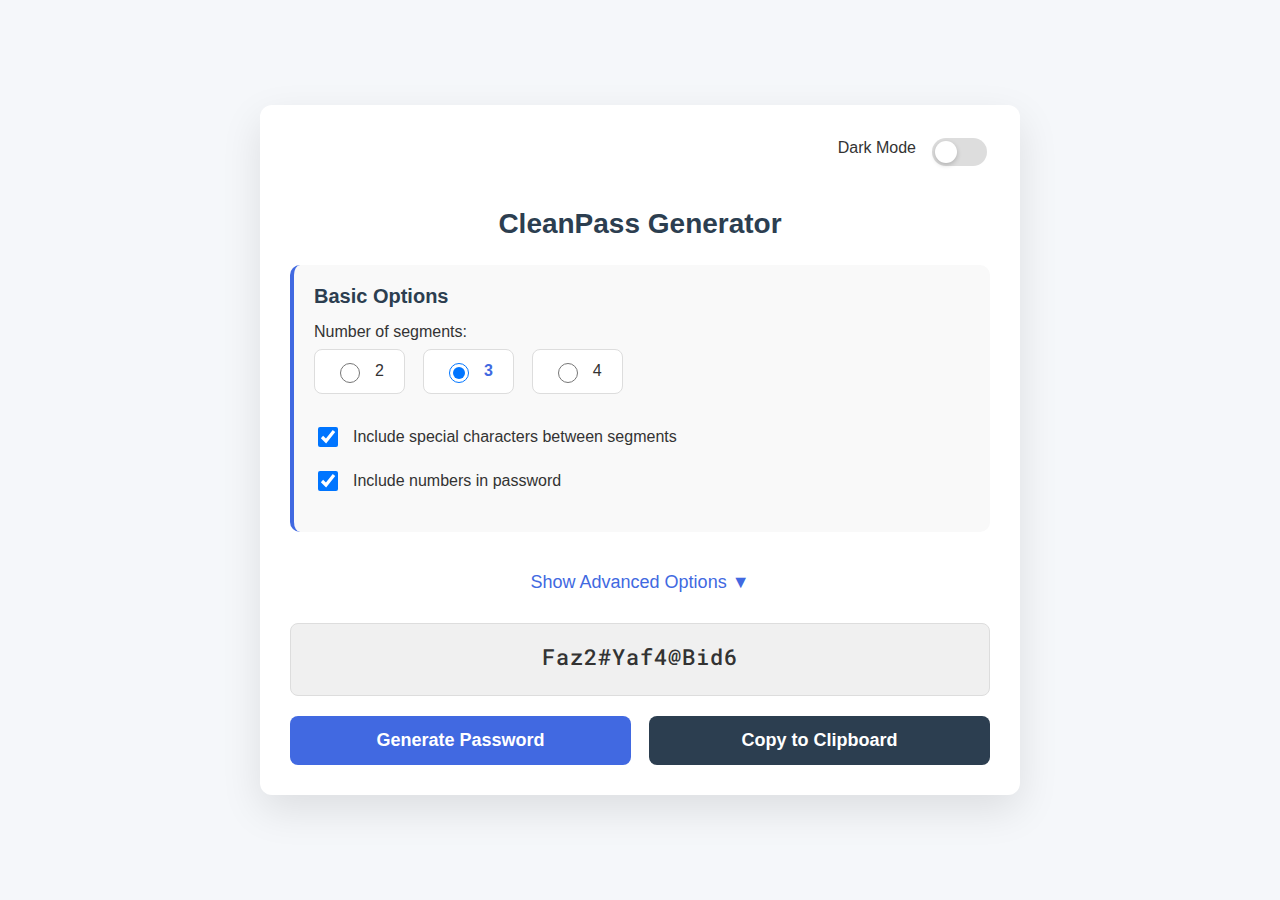
<file: index.html>
<!DOCTYPE html>
<html>
<head>
    <title>CleanPass - Password Generator</title>
    <link rel="preconnect" href="https://fonts.googleapis.com">
    <link rel="preconnect" href="https://fonts.gstatic.com" crossorigin>
    <link href="https://fonts.googleapis.com/css2?family=Roboto+Mono:wght@400;500&display=swap" rel="stylesheet">
    <link rel="stylesheet" type="text/css" href="styles.css">
    <meta name="viewport" content="width=device-width, initial-scale=1.0">
</head>
<body>
    <div class="container">
        <!-- Theme Switcher -->
        <div class="theme-switch">
            <label for="theme-toggle">Dark Mode</label>
            <input type="checkbox" id="theme-toggle">
        </div>

        <h1>CleanPass Generator</h1>

        <!-- Basic Options Section -->
        <div class="settings-section">
            <div class="section-title">Basic Options</div>
            
            <!-- Number of segments -->
            <div class="form-group">
                <label>Number of segments:</label>
                <div class="num-segments">
                    <div class="radio-container">
                        <input type="radio" id="seg-2" name="num-segments" value="2">
                        <label for="seg-2">2</label>
                    </div>
                    <div class="radio-container">
                        <input type="radio" id="seg-3" name="num-segments" value="3" checked>
                        <label for="seg-3">3</label>
                    </div>
                    <div class="radio-container">
                        <input type="radio" id="seg-4" name="num-segments" value="4">
                        <label for="seg-4">4</label>
                    </div>
                </div>
            </div>
            
            <!-- Special Characters Option -->
            <div class="form-group">
                <div class="checkbox-container">
                    <input type="checkbox" id="special-characters" checked>
                    <label for="special-characters">Include special characters between segments</label>
                </div>
            </div>
            
            <!-- Numbers Option -->
            <div class="form-group">
                <div class="checkbox-container">
                    <input type="checkbox" id="include-numbers" checked>
                    <label for="include-numbers">Include numbers in password</label>
                </div>
            </div>
        </div>

        <!-- Advanced Toggle -->
        <div class="advanced-toggle" id="advanced-toggle">
            Show Advanced Options ▼
        </div>

        <!-- Advanced Options Section -->
        <div class="advanced-options" id="advanced-options">
            <div class="settings-section">
                <div class="section-title">Advanced Options</div>
                
                <!-- Number Type Selection -->
                <div class="form-group">
                    <label for="number-type">Number Type:</label>
                    <select id="number-type">
                        <option value="even" selected>Even Numbers Only (2,4,6,8)</option>
                        <option value="odd">Odd Numbers Only (1,3,5,7,9)</option>
                        <option value="all">All Numbers (1-9)</option>
                    </select>
                </div>
                
                <!-- Special Character Selection -->
                <div class="form-group">
                    <label for="special-chars-type">Special Character Type:</label>
                    <select id="special-chars-type">
                        <option value="at-hash" selected>@ and # only</option>
                        <option value="punctuation">Punctuation (.,;:)</option>
                        <option value="brackets">Brackets ([{}])</option>
                        <option value="all">All Special Characters</option>
                    </select>
                </div>
                
                <!-- Letter Case Options -->
                <div class="form-group">
                    <label>Letter Case Options:</label>
                    <div class="checkbox-container">
                        <input type="checkbox" id="capital-first" checked>
                        <label for="capital-first">Capital First Letter</label>
                    </div>
                    <div class="checkbox-container">
                        <input type="checkbox" id="vowel-second" checked>
                        <label for="vowel-second">Vowel as Second Letter</label>
                    </div>
                    <div class="checkbox-container">
                        <input type="checkbox" id="consonant-third" checked>
                        <label for="consonant-third">Consonant as Third Letter</label>
                    </div>
                </div>
                
                <!-- Ambiguous Characters Exclusion -->
                <div class="form-group">
                    <div class="checkbox-container">
                        <input type="checkbox" id="exclude-ambiguous" checked>
                        <label for="exclude-ambiguous">Exclude ambiguous characters (I, i, l, L, 0, O, o)</label>
                    </div>
                </div>
                
                <!-- Password Length -->
                <div class="form-group">
                    <label for="segment-length">Characters per segment:</label>
                    <select id="segment-length">
                        <option value="3">3</option>
                        <option value="4" selected>4</option>
                        <option value="5">5</option>
                    </select>
                </div>
            </div>
        </div>

        <!-- Password Display -->
        <div id="password-display">Your password will be displayed here</div>

        <!-- Buttons -->
        <div class="btn-group">
            <button id="generate-btn">Generate Password</button>
            <button id="copy-btn">Copy to Clipboard</button>
        </div>
    </div>

    <script src="password_generator.js"></script>
</body>
</html>
</file>
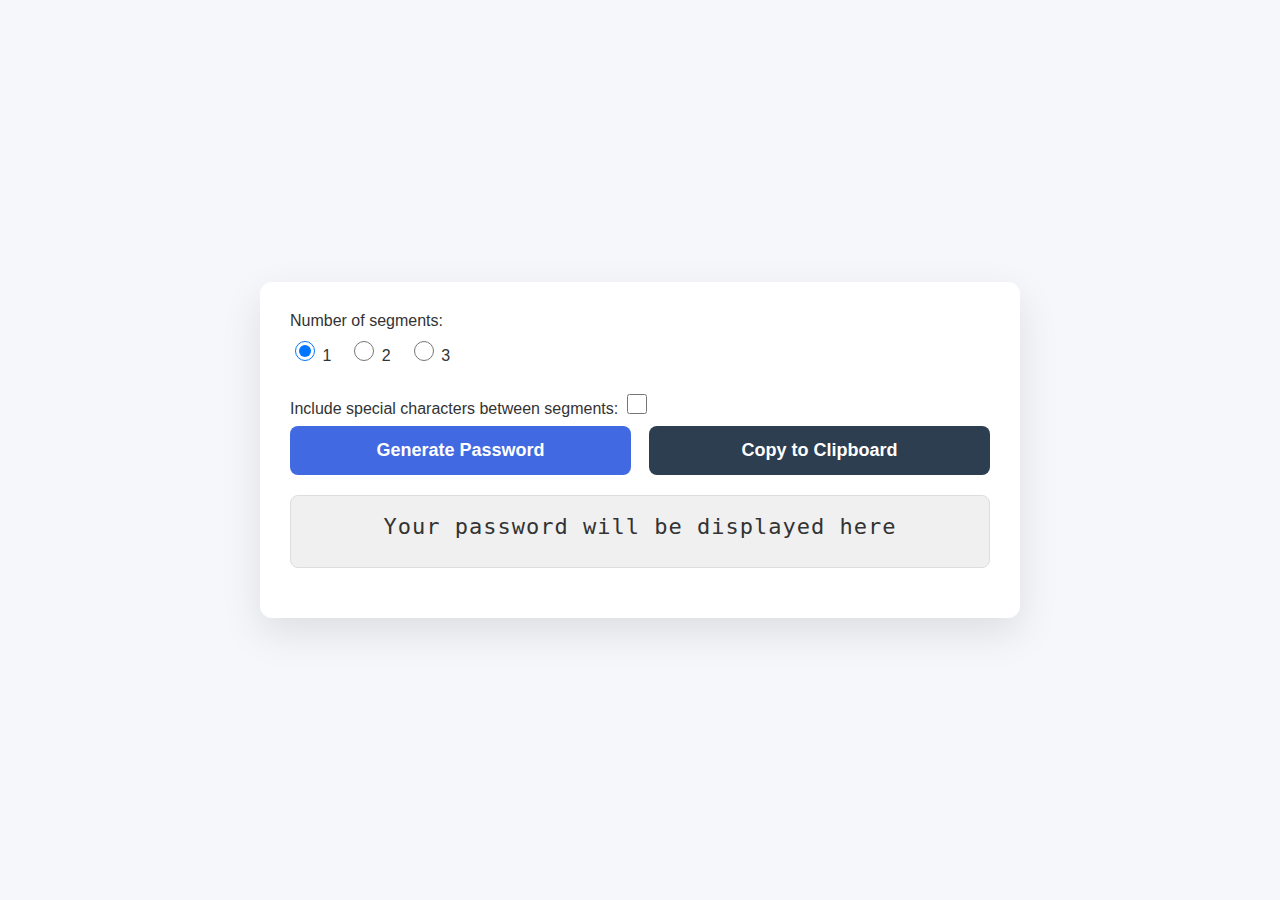
<file: password_generator.html>
<!DOCTYPE html>
<html>
<head>
    <title>Password Generator</title>
    <link rel="stylesheet" type="text/css" href="styles.css">
</head>
<body>
    <div class="container">
        <label>Number of segments:</label>
        <div class="num-segments">
            <label>
                <input type="radio" name="num-segments" value="1" checked> 1
            </label>
            <label>
                <input type="radio" name="num-segments" value="2"> 2
            </label>
            <label>
                <input type="radio" name="num-segments" value="3"> 3
            </label>
        </div>
        <label for="special-characters">Include special characters between segments:
            <input type="checkbox" id="special-characters">
        </label>
        <div class="btn-group">
            <button id="generate-btn">Generate Password</button>
            <button id="copy-btn">Copy to Clipboard</button>
        </div>
        <p id="password-display">Your password will be displayed here</p>
    </div>

    <script src="password_generator.js"></script>
</body>
</html>
</file>
<file: styles.css>
/* General Body Styles */
body {
    font-family: 'Segoe UI', Tahoma, Geneva, Verdana, sans-serif;
    margin: 0;
    padding: 0;
    display: flex;
    justify-content: center;
    align-items: center;
    min-height: 100vh;
    background-color: #f5f7fa; /* Light theme background */
    color: #333333; /* Light theme text color */
    transition: background-color 0.3s, color 0.3s; /* Smooth transition between themes */
    font-size: 16px; /* Adjusted base font size */
}

body.dark-mode {
    background-color: #1a1a2e; /* Dark theme background */
    color: #f0f0f0; /* Dark theme text color */
}

.container {
    padding: 30px;
    background-color: #ffffff;
    box-shadow: 0 15px 40px rgba(0,0,0,0.1);
    display: flex;
    flex-direction: column;
    border-radius: 12px;
    width: 700px; /* Adjusted width */
    max-width: 95%;
    transition: all 0.3s ease;
}

body.dark-mode .container {
    background-color: #252a41; /* Dark theme container background */
    box-shadow: 0 15px 40px rgba(0,0,0,0.3);
}

h1 {
    text-align: center;
    margin-bottom: 25px;
    font-weight: 600;
    color: #2c3e50;
    font-size: 28px; /* Adjusted heading size */
}

body.dark-mode h1 {
    color: #e0e0e0;
}

/* Theme Switcher */
.theme-switch {
    display: flex;
    justify-content: flex-end;
    align-items: center;
    width: 100%;
    margin-bottom: 20px;
}

.theme-switch label {
    margin-right: 12px;
    font-size: 16px; /* Adjusted font size */
    font-weight: 500;
}

.theme-switch input[type="checkbox"] {
    position: relative;
    width: 55px; /* Adjusted size */
    height: 28px; /* Adjusted size */
    appearance: none;
    background-color: #ddd;
    outline: none;
    border-radius: 28px;
    transition: background-color 0.3s ease;
    cursor: pointer;
}

.theme-switch input[type="checkbox"]:checked {
    background-color: #4169E1; /* Royal blue for dark mode toggle */
}

.theme-switch input[type="checkbox"]::before {
    content: '';
    position: absolute;
    width: 22px; /* Adjusted size */
    height: 22px; /* Adjusted size */
    background-color: white;
    border-radius: 50%;
    top: 3px;
    left: 3px;
    transition: 0.3s ease;
    box-shadow: 0 2px 5px rgba(0,0,0,0.2);
}

.theme-switch input[type="checkbox"]:checked::before {
    transform: translateX(27px); /* Adjusted position */
}

/* Section Styles */
.settings-section {
    background-color: #f9f9f9;
    padding: 20px; /* Adjusted padding */
    border-radius: 10px; /* Adjusted radius */
    margin-bottom: 20px; /* Adjusted margin */
    border-left: 4px solid #4169E1; /* Adjusted border */
    transition: all 0.3s ease;
}

body.dark-mode .settings-section {
    background-color: #323a4f;
    border-left: 4px solid #5d7ae9;
}

.section-title {
    font-weight: 600;
    margin-bottom: 15px; /* Adjusted margin */
    color: #2c3e50;
    font-size: 20px; /* Adjusted font size */
}

body.dark-mode .section-title {
    color: #e0e0e0;
}

/* Form Controls */
.form-group {
    margin-bottom: 18px; /* Adjusted margin */
}

label {
    display: block;
    margin-bottom: 8px; /* Adjusted margin */
    font-weight: 500;
    font-size: 16px; /* Adjusted font size */
}

/* Checkbox and Radio Button Styling */
.checkbox-container, .radio-container {
    display: flex;
    align-items: center;
    margin-bottom: 12px; /* Adjusted margin */
}

.checkbox-container label, .radio-container label {
    margin: 0 0 0 12px; /* Adjusted margin */
    font-weight: normal;
    font-size: 16px; /* Adjusted font size */
}

input[type="checkbox"], input[type="radio"] {
    width: 20px; /* Adjusted size */
    height: 20px; /* Adjusted size */
    cursor: pointer;
}

/* Number Segments Radio Group */
.num-segments {
    display: flex;
    gap: 18px; /* Adjusted gap */
    margin-bottom: 18px; /* Adjusted margin */
}

.radio-container {
    padding: 10px 20px; /* Adjusted padding */
    background-color: #fff;
    border: 1px solid #ddd; /* Adjusted border width */
    border-radius: 8px; /* Adjusted radius */
    transition: all 0.2s ease;
}

.radio-container:hover {
    background-color: #f0f0f0;
}

body.dark-mode .radio-container {
    background-color: #2d3748;
    border-color: #4a5568;
}

body.dark-mode .radio-container:hover {
    background-color: #3a4a63;
}

.radio-container input[type="radio"]:checked + label {
    font-weight: 600;
    color: #4169E1;
}

body.dark-mode .radio-container input[type="radio"]:checked + label {
    color: #81a1ff;
}

/* Password Display */
#password-display {
    font-family: 'Roboto Mono', monospace;
    font-size: 22px; /* Adjusted font size */
    padding: 18px; /* Adjusted padding */
    margin: 20px 0; /* Adjusted margin */
    background-color: #f0f0f0;
    border: 1px solid #ddd; /* Adjusted border width */
    border-radius: 8px; /* Adjusted radius */
    text-align: center;
    letter-spacing: 1px; /* Adjusted letter spacing */
    transition: all 0.3s ease;
    overflow-wrap: break-word;
    min-height: 35px; /* Adjusted height */
    font-weight: 500; /* Slightly bolder for better readability */
}

body.dark-mode #password-display {
    background-color: #2d3748;
    border-color: #4a5568;
    color: #e2e8f0;
}

/* Button Styling */
.btn-group {
    display: flex;
    justify-content: space-between;
    width: 100%;
    gap: 18px; /* Adjusted gap */
}

button {
    padding: 14px 24px; /* Adjusted padding */
    color: white;
    border: none;
    border-radius: 8px; /* Adjusted radius */
    cursor: pointer;
    font-weight: 600;
    font-size: 18px; /* Adjusted font size */
    transition: all 0.2s ease;
    flex: 1;
}

#generate-btn {
    background-color: #4169E1; /* Royal blue */
}

#copy-btn {
    background-color: #2c3e50; /* Dark blue-gray */
}

button:hover {
    transform: translateY(-2px); /* Adjusted movement */
    box-shadow: 0 6px 15px rgba(0, 0, 0, 0.1); /* Adjusted shadow */
}

#generate-btn:hover {
    background-color: #5478e8;
}

#copy-btn:hover {
    background-color: #3d5166;
}

button:active {
    transform: translateY(0);
    box-shadow: 0 3px 6px rgba(0, 0, 0, 0.1); /* Adjusted shadow */
}

button:focus {
    outline: none;
}

/* Advanced Options Toggle */
.advanced-toggle {
    margin: 20px 0 10px; /* Adjusted margin */
    cursor: pointer;
    display: flex;
    align-items: center;
    justify-content: center;
    color: #4169E1;
    font-weight: 500;
    font-size: 18px; /* Adjusted font size */
}

.advanced-toggle:hover {
    text-decoration: underline;
}

body.dark-mode .advanced-toggle {
    color: #81a1ff;
}

.advanced-options {
    max-height: 0;
    overflow: hidden;
    transition: max-height 0.3s ease;
}

.advanced-options.show {
    max-height: 800px; /* Adjusted max height */
}

/* Custom Select Styles */
select {
    width: 100%;
    padding: 12px; /* Adjusted padding */
    border: 1px solid #ddd; /* Adjusted border width */
    border-radius: 8px; /* Adjusted radius */
    background-color: white;
    cursor: pointer;
    appearance: none;
    background-image: url('data:image/svg+xml;utf8,<svg fill="black" height="24" viewBox="0 0 24 24" width="24" xmlns="http://www.w3.org/2000/svg"><path d="M7 10l5 5 5-5z"/><path d="M0 0h24v24H0z" fill="none"/></svg>');
    background-repeat: no-repeat;
    background-position: right 12px top 50%; /* Adjusted position */
    font-size: 16px; /* Adjusted font size */
}

body.dark-mode select {
    background-color: #2d3748;
    border-color: #4a5568;
    color: #e2e8f0;
    background-image: url('data:image/svg+xml;utf8,<svg fill="white" height="24" viewBox="0 0 24 24" width="24" xmlns="http://www.w3.org/2000/svg"><path d="M7 10l5 5 5-5z"/><path d="M0 0h24v24H0z" fill="none"/></svg>');
}

/* Responsive Design */
@media (max-width: 800px) {
    .container {
        width: 95%;
        padding: 25px;
    }

    .num-segments {
        flex-direction: column;
        gap: 12px;
    }

    .btn-group {
        flex-direction: column;
    }

    #password-display {
        font-size: 20px;
    }
    
    body {
        font-size: 15px;
    }
}

@media (max-width: 480px) {
    .container {
        padding: 18px;
    }
    
    .settings-section {
        padding: 12px;
    }
    
    h1 {
        font-size: 24px;
    }
    
    .section-title {
        font-size: 18px;
    }
    
    button {
        font-size: 16px;
        padding: 12px 20px;
    }
}
</file>
